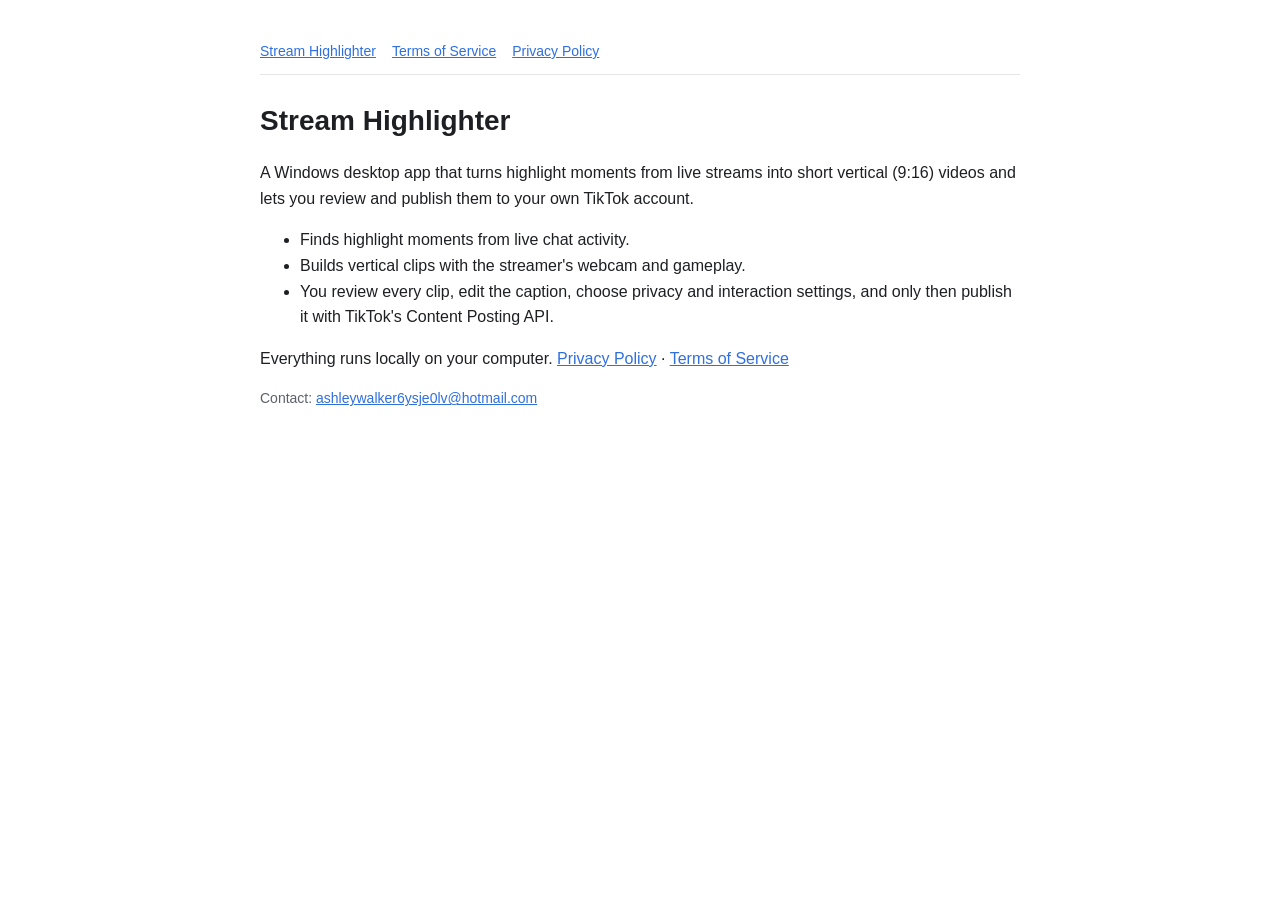
<file: index.html>
<!doctype html>
<html lang="en">
<head>
<meta charset="utf-8">
<meta name="viewport" content="width=device-width, initial-scale=1">
<title>Stream Highlighter</title>
<link rel="stylesheet" href="style.css">
</head>
<body>
<main>
<nav><a href="index.html">Stream Highlighter</a><a href="terms.html">Terms of Service</a><a href="privacy.html">Privacy Policy</a></nav>
<h1>Stream Highlighter</h1>
<p>A Windows desktop app that turns highlight moments from live streams into short vertical
(9:16) videos and lets you review and publish them to your own TikTok account.</p>
<ul>
<li>Finds highlight moments from live chat activity.</li>
<li>Builds vertical clips with the streamer's webcam and gameplay.</li>
<li>You review every clip, edit the caption, choose privacy and interaction settings,
and only then publish it with TikTok's Content Posting API.</li>
</ul>
<p>Everything runs locally on your computer. <a href="privacy.html">Privacy Policy</a> ·
<a href="terms.html">Terms of Service</a></p>
<p class="muted">Contact: <a href="mailto:ashleywalker6ysje0lv@hotmail.com">ashleywalker6ysje0lv@hotmail.com</a></p>
</main>
</body>
</html>
</file>
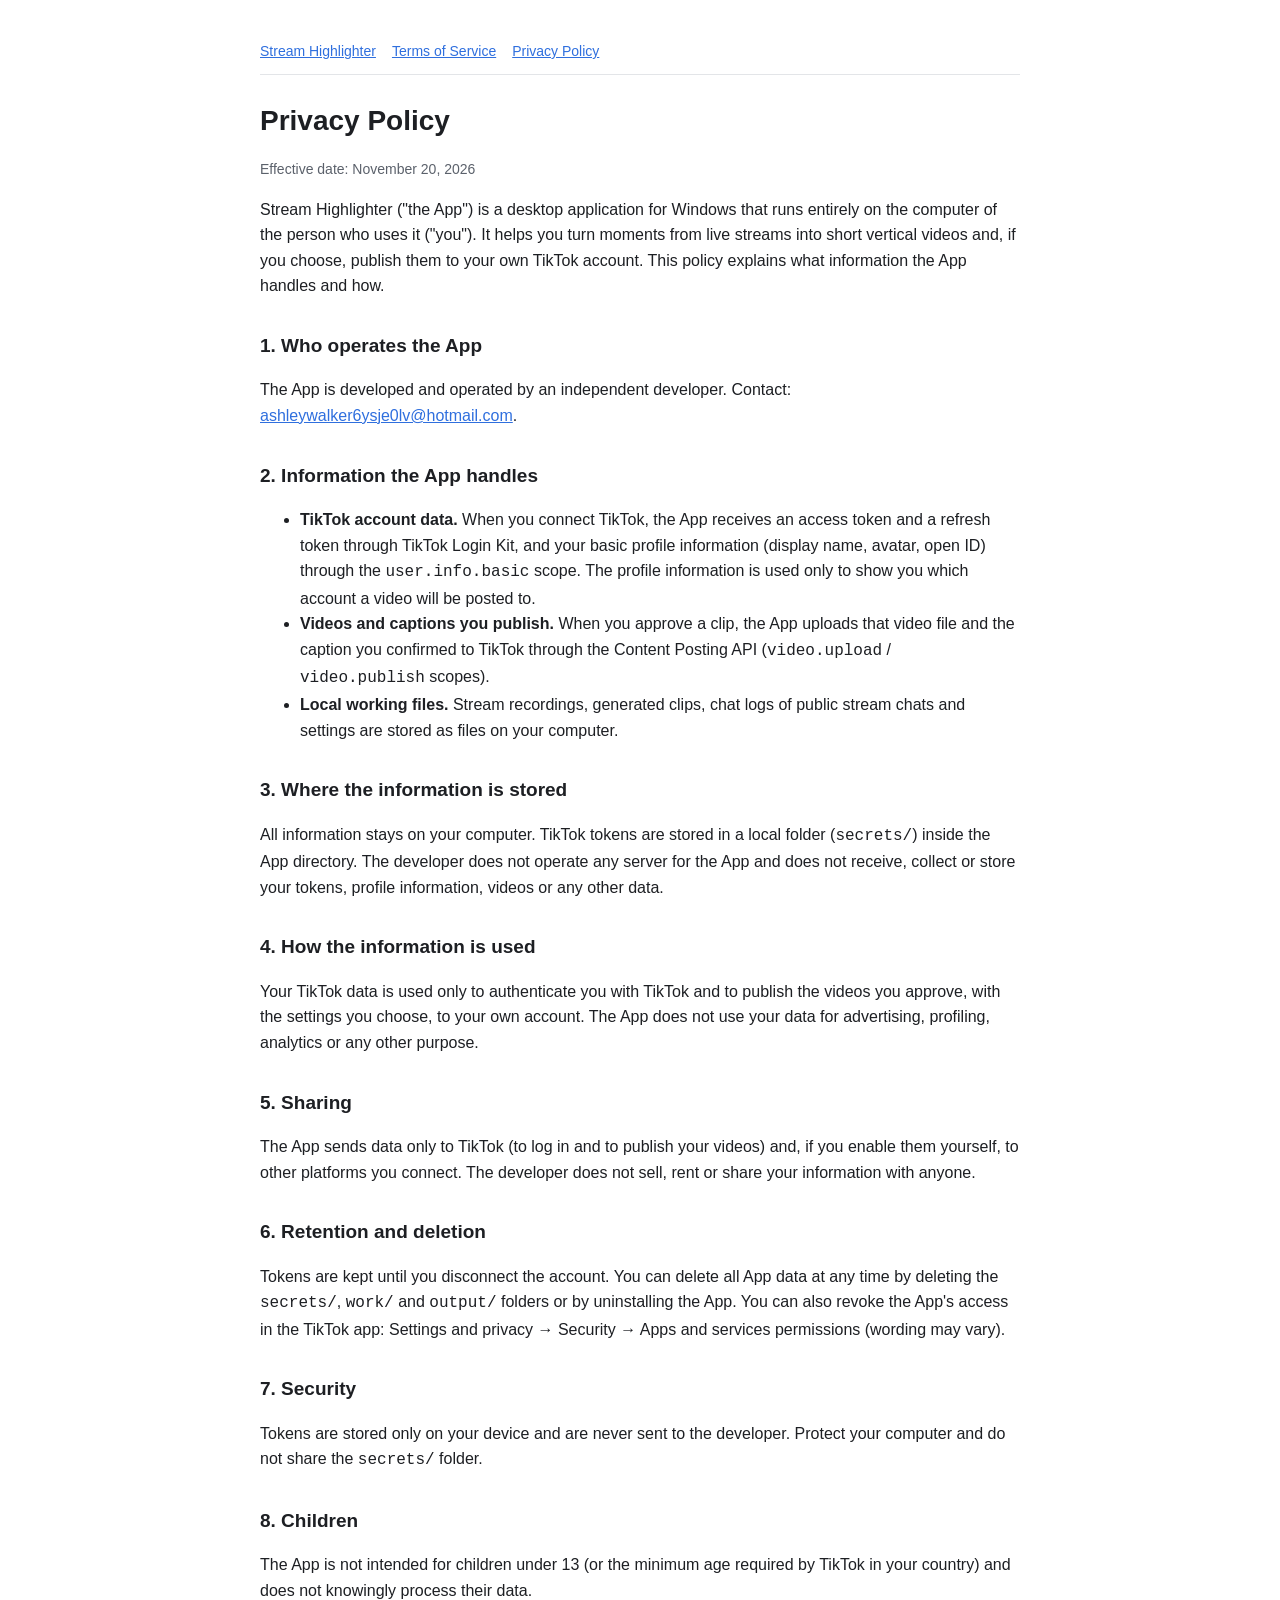
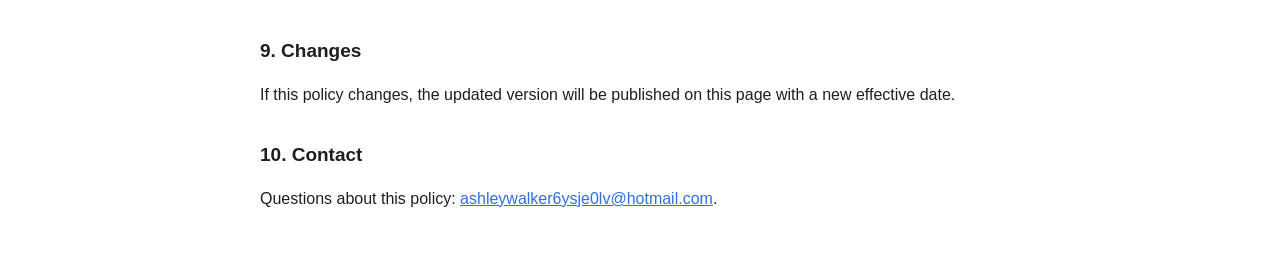
<file: privacy.html>
<!doctype html>
<html lang="en">
<head>
<meta charset="utf-8">
<meta name="viewport" content="width=device-width, initial-scale=1">
<title>Privacy Policy — Stream Highlighter</title>
<link rel="stylesheet" href="style.css">
</head>
<body>
<main>
<nav><a href="index.html">Stream Highlighter</a><a href="terms.html">Terms of Service</a><a href="privacy.html">Privacy Policy</a></nav>
<h1>Privacy Policy</h1>
<p class="muted">Effective date: November 20, 2026</p>

<p>Stream Highlighter ("the App") is a desktop application for Windows that runs entirely on the
computer of the person who uses it ("you"). It helps you turn moments from live streams into short
vertical videos and, if you choose, publish them to your own TikTok account. This policy explains
what information the App handles and how.</p>

<h2>1. Who operates the App</h2>
<p>The App is developed and operated by an independent developer. Contact:
<a href="mailto:mailto:ashleywalker6ysje0lv@hotmail.com">ashleywalker6ysje0lv@hotmail.com</a>.</p>

<h2>2. Information the App handles</h2>
<ul>
<li><b>TikTok account data.</b> When you connect TikTok, the App receives an access token and a
refresh token through TikTok Login Kit, and your basic profile information (display name, avatar,
open ID) through the <code>user.info.basic</code> scope. The profile information is used only to
show you which account a video will be posted to.</li>
<li><b>Videos and captions you publish.</b> When you approve a clip, the App uploads that video file
and the caption you confirmed to TikTok through the Content Posting API
(<code>video.upload</code> / <code>video.publish</code> scopes).</li>
<li><b>Local working files.</b> Stream recordings, generated clips, chat logs of public stream
chats and settings are stored as files on your computer.</li>
</ul>

<h2>3. Where the information is stored</h2>
<p>All information stays on your computer. TikTok tokens are stored in a local folder
(<code>secrets/</code>) inside the App directory. The developer does not operate any server for the
App and does not receive, collect or store your tokens, profile information, videos or any other
data.</p>

<h2>4. How the information is used</h2>
<p>Your TikTok data is used only to authenticate you with TikTok and to publish the videos you
approve, with the settings you choose, to your own account. The App does not use your data for
advertising, profiling, analytics or any other purpose.</p>

<h2>5. Sharing</h2>
<p>The App sends data only to TikTok (to log in and to publish your videos) and, if you enable
them yourself, to other platforms you connect. The developer does not sell, rent or share your
information with anyone.</p>

<h2>6. Retention and deletion</h2>
<p>Tokens are kept until you disconnect the account. You can delete all App data at any time by
deleting the <code>secrets/</code>, <code>work/</code> and <code>output/</code> folders or by
uninstalling the App. You can also revoke the App's access in the TikTok app:
Settings and privacy → Security → Apps and services permissions (wording may vary).</p>

<h2>7. Security</h2>
<p>Tokens are stored only on your device and are never sent to the developer. Protect your
computer and do not share the <code>secrets/</code> folder.</p>

<h2>8. Children</h2>
<p>The App is not intended for children under 13 (or the minimum age required by TikTok in your
country) and does not knowingly process their data.</p>

<h2>9. Changes</h2>
<p>If this policy changes, the updated version will be published on this page with a new
effective date.</p>

<h2>10. Contact</h2>
<p>Questions about this policy: <a href="mailto:ashleywalker6ysje0lv@hotmail.com">ashleywalker6ysje0lv@hotmail.com</a>.</p>
</main>
</body>
</html>
</file>
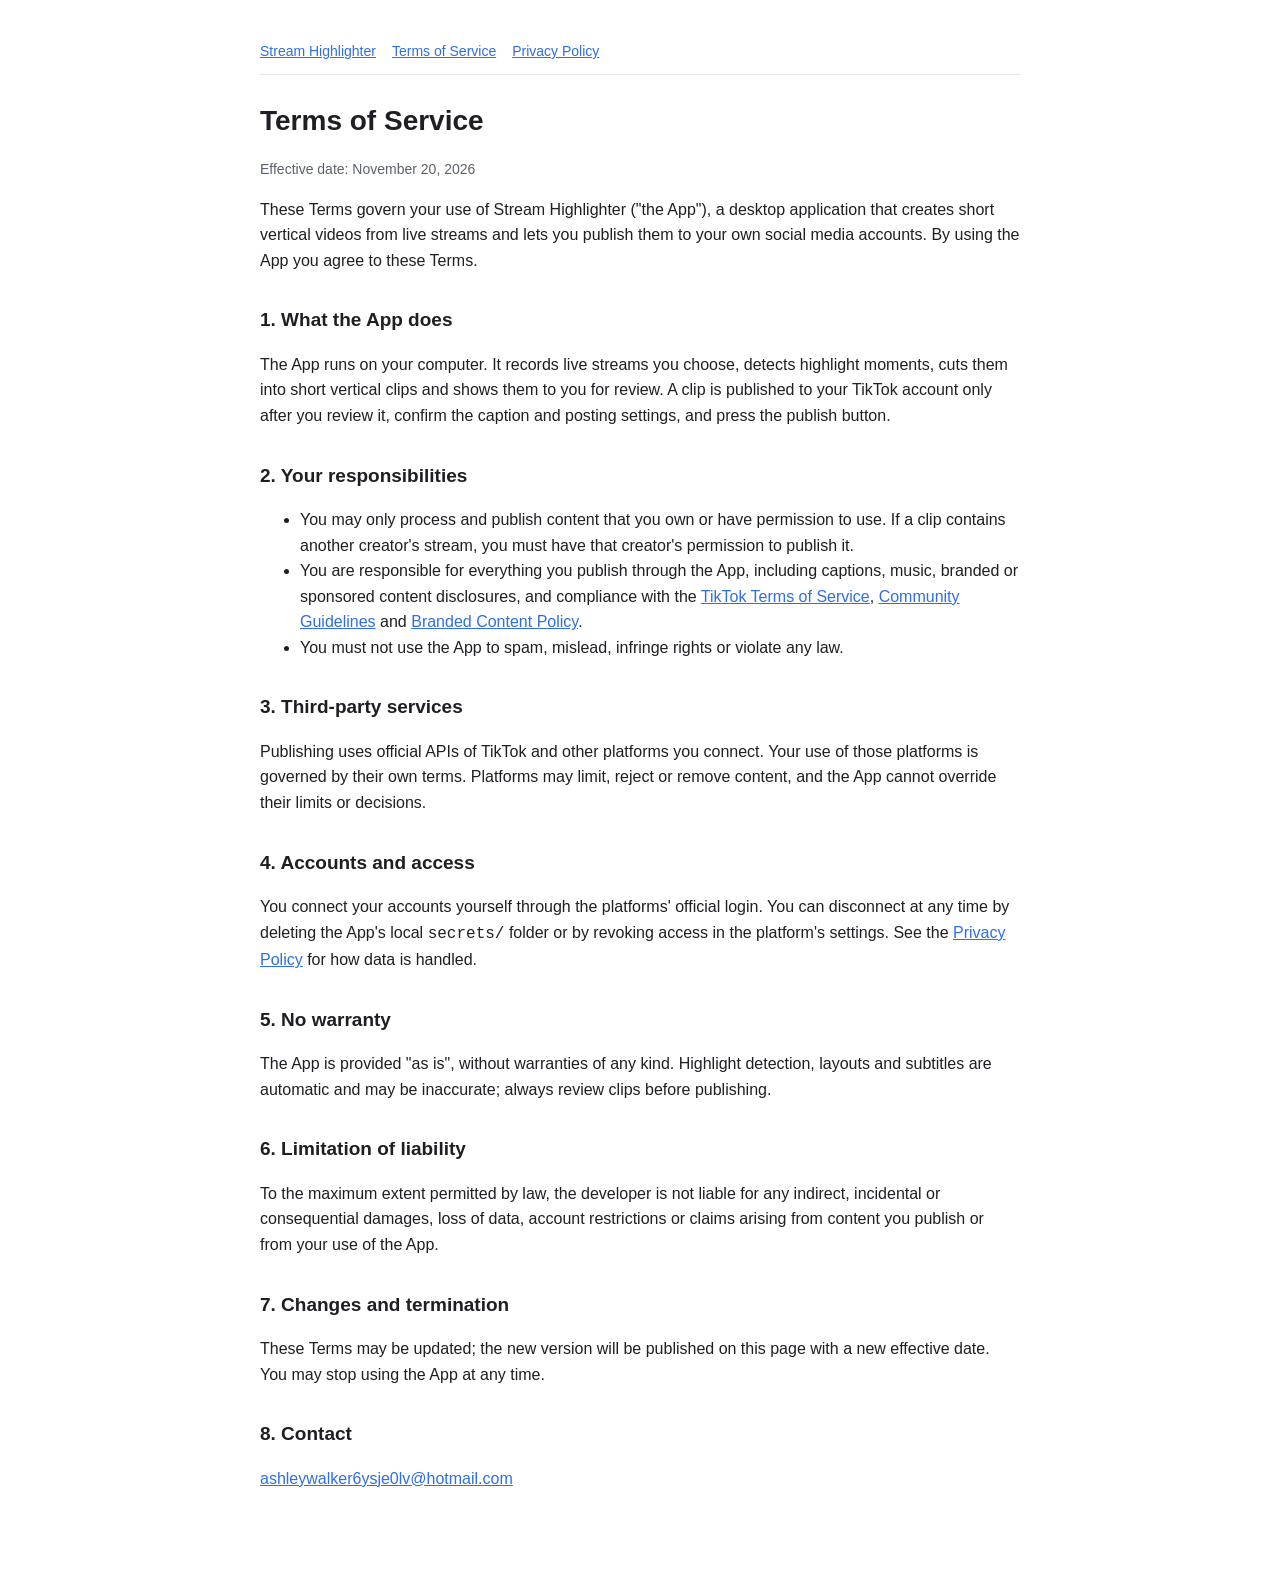
<file: terms.html>
<!doctype html>
<html lang="en">
<head>
<meta charset="utf-8">
<meta name="viewport" content="width=device-width, initial-scale=1">
<title>Terms of Service — Stream Highlighter</title>
<link rel="stylesheet" href="style.css">
</head>
<body>
<main>
<nav><a href="index.html">Stream Highlighter</a><a href="terms.html">Terms of Service</a><a href="privacy.html">Privacy Policy</a></nav>
<h1>Terms of Service</h1>
<p class="muted">Effective date: November 20, 2026</p>

<p>These Terms govern your use of Stream Highlighter ("the App"), a desktop application that creates
short vertical videos from live streams and lets you publish them to your own social media
accounts. By using the App you agree to these Terms.</p>

<h2>1. What the App does</h2>
<p>The App runs on your computer. It records live streams you choose, detects highlight moments,
cuts them into short vertical clips and shows them to you for review. A clip is published to your
TikTok account only after you review it, confirm the caption and posting settings, and press the
publish button.</p>

<h2>2. Your responsibilities</h2>
<ul>
<li>You may only process and publish content that you own or have permission to use. If a clip
contains another creator's stream, you must have that creator's permission to publish it.</li>
<li>You are responsible for everything you publish through the App, including captions, music,
branded or sponsored content disclosures, and compliance with the
<a href="https://www.tiktok.com/legal/terms-of-service">TikTok Terms of Service</a>,
<a href="https://www.tiktok.com/community-guidelines">Community Guidelines</a> and
<a href="https://www.tiktok.com/legal/page/global/bc-policy/en">Branded Content Policy</a>.</li>
<li>You must not use the App to spam, mislead, infringe rights or violate any law.</li>
</ul>

<h2>3. Third-party services</h2>
<p>Publishing uses official APIs of TikTok and other platforms you connect. Your use of those
platforms is governed by their own terms. Platforms may limit, reject or remove content, and the
App cannot override their limits or decisions.</p>

<h2>4. Accounts and access</h2>
<p>You connect your accounts yourself through the platforms' official login. You can disconnect
at any time by deleting the App's local <code>secrets/</code> folder or by revoking access in the
platform's settings. See the <a href="privacy.html">Privacy Policy</a> for how data is handled.</p>

<h2>5. No warranty</h2>
<p>The App is provided "as is", without warranties of any kind. Highlight detection, layouts and
subtitles are automatic and may be inaccurate; always review clips before publishing.</p>

<h2>6. Limitation of liability</h2>
<p>To the maximum extent permitted by law, the developer is not liable for any indirect,
incidental or consequential damages, loss of data, account restrictions or claims arising from
content you publish or from your use of the App.</p>

<h2>7. Changes and termination</h2>
<p>These Terms may be updated; the new version will be published on this page with a new
effective date. You may stop using the App at any time.</p>

<h2>8. Contact</h2>
<p><a href="mailto:ashleywalker6ysje0lv@hotmail.com">ashleywalker6ysje0lv@hotmail.com</a></p>
</main>
</body>
</html>
</file>
<file: style.css>
:root{--bg:#fff;--fg:#1d1f23;--muted:#5b616b;--line:#e3e5e8;--accent:#2f6fde}
@media (prefers-color-scheme:dark){:root{--bg:#16171a;--fg:#e7e8ea;--muted:#a0a6ae;--line:#2c2f34;--accent:#7aa7ff}}
body{margin:0;background:var(--bg);color:var(--fg);font:16px/1.6 -apple-system,"Segoe UI",Roboto,Arial,sans-serif}
main{max-width:760px;margin:0 auto;padding:40px 16px 64px}
h1{font-size:28px;margin:0 0 4px}h2{font-size:19px;margin:32px 0 8px}
p,li{color:var(--fg)}.muted{color:var(--muted);font-size:14px}a{color:var(--accent)}
nav{border-bottom:1px solid var(--line);padding-bottom:12px;margin-bottom:24px;font-size:14px}
nav a{margin-right:16px}
</file>
